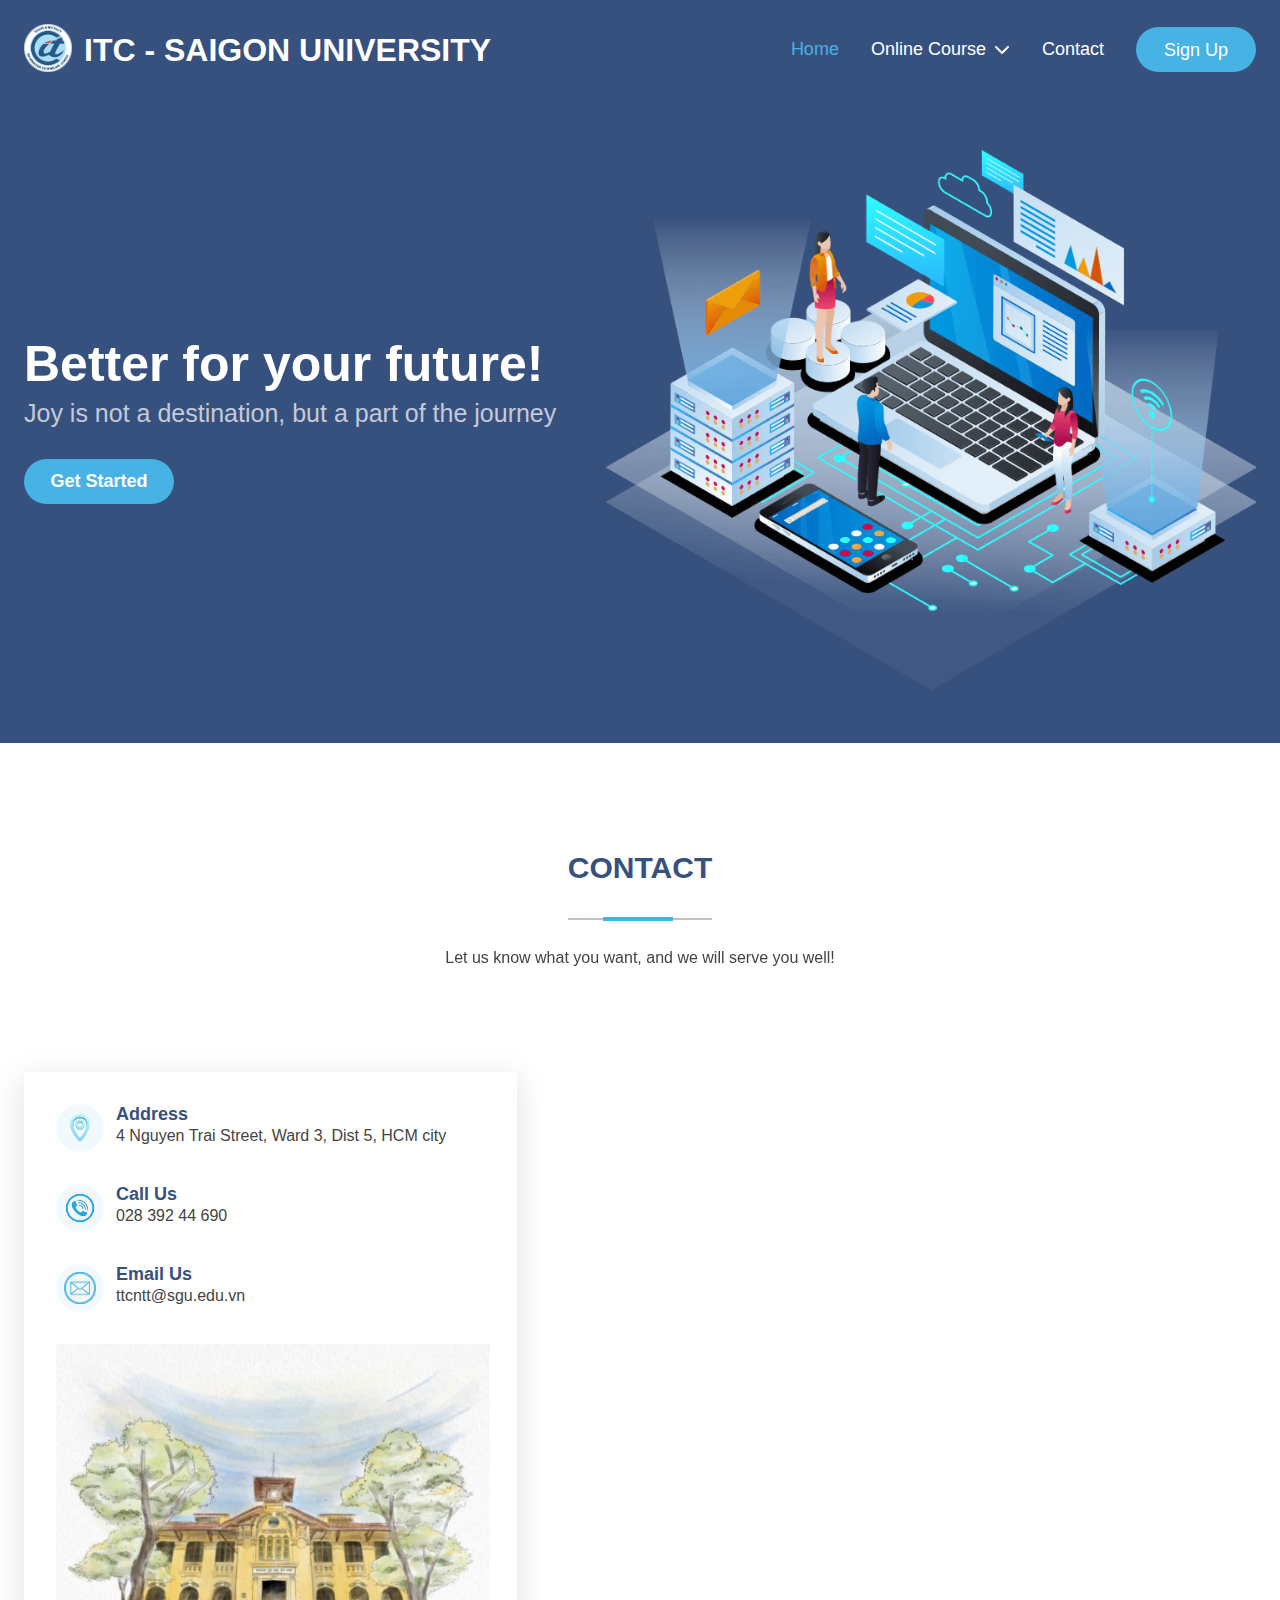
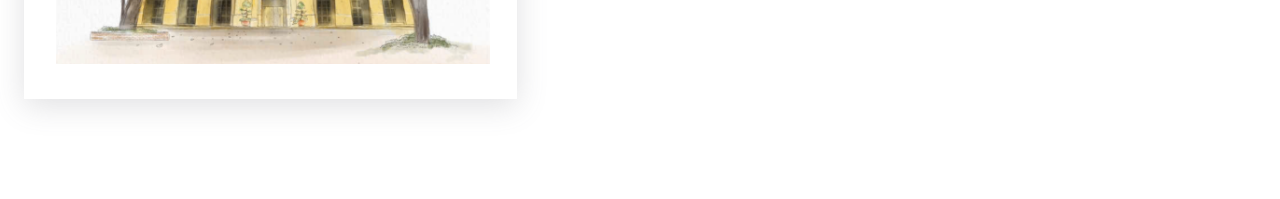
<file: 3123410336/index.html>
<!DOCTYPE html>
<html lang="en">
  <head>
    <meta charset="UTF-8" />
    <meta name="viewport" content="width=device-width, initial-scale=1.0" />
    <!-- favicon -->
    <link
      rel="apple-touch-icon"
      sizes="57x57"
      href="./assets/img/favicon/apple-icon-57x57.png"
    />
    <link
      rel="apple-touch-icon"
      sizes="60x60"
      href="./assets/img/favicon/apple-icon-60x60.png"
    />
    <link
      rel="apple-touch-icon"
      sizes="72x72"
      href="./assets/img/favicon/apple-icon-72x72.png"
    />
    <link
      rel="apple-touch-icon"
      sizes="76x76"
      href="./assets/img/favicon/apple-icon-76x76.png"
    />
    <link
      rel="apple-touch-icon"
      sizes="114x114"
      href="./assets/img/favicon/apple-icon-114x114.png"
    />
    <link
      rel="apple-touch-icon"
      sizes="120x120"
      href="./assets/img/favicon/apple-icon-120x120.png"
    />
    <link
      rel="apple-touch-icon"
      sizes="144x144"
      href="./assets/img/favicon/apple-icon-144x144.png"
    />
    <link
      rel="apple-touch-icon"
      sizes="152x152"
      href="./assets/img/favicon/apple-icon-152x152.png"
    />
    <link
      rel="apple-touch-icon"
      sizes="180x180"
      href="./assets/img/favicon/apple-icon-180x180.png"
    />
    <link
      rel="icon"
      type="image/png"
      sizes="192x192"
      href="./assets/img/favicon/android-icon-192x192.png"
    />
    <link
      rel="icon"
      type="image/png"
      sizes="32x32"
      href="./assets/img/favicon/favicon-32x32.png"
    />
    <link
      rel="icon"
      type="image/png"
      sizes="96x96"
      href="./assets/img/favicon/favicon-96x96.png"
    />
    <link
      rel="icon"
      type="image/png"
      sizes="16x16"
      href="./assets/img/favicon/favicon-16x16.png"
    />
    <link rel="manifest" href="/manifest.json" />
    <meta name="msapplication-TileColor" content="#ffffff" />
    <meta
      name="msapplication-TileImage"
      content="./assets/img/favicon/ms-icon-144x144.png"
    />
    <meta name="theme-color" content="#ffffff" />
    <!-- embed font -->
    <link
      rel="preconnect"
      href="./assets/fonts/Jost/Jost-VariableFont_wght.ttf"
    />
    <!-- reset css -->
    <link rel="stylesheet" href="./assets/css/reset.css" />
    <!-- style css -->
    <link rel="stylesheet" href="./assets/css/style.css" />
    <title>ITC</title>
  </head>
  <body>
    <!-- header -->
    <header class="header">
      <!-- nav -->
      <div class="navbar navbar-fixed">
        <div class="container">
          <div class="navbar-row">
            <!-- logo -->
            <div class="navbar__logo">
              <a
                href="https://ttcntt.sgu.edu.vn"
                class="navbar__logo-link"
                target="_blank"
                ><img
                  src="./assets/img/logo.png"
                  alt="logo"
                  class="navbar__logo-img"
              /></a>
              <h1 class="navbar__logo-desc">ITC - SAIGON UNIVERSITY</h1>
            </div>

            <!-- menu -->
            <div class="navbar__menu">
              <a href="#" class="navbar__link"
                ><div class="navbar__item navbar__item--active">Home</div>
              </a>

              <div class="navbar__item navbar__item-course">
                <a href="" class="navbar__link"
                  ><span class="navbar__item-course-heading"
                    >Online Course</span
                  ></a
                >
                <svg
                  xmlns="http://www.w3.org/2000/svg"
                  viewBox="0 0 512 512"
                  class="navbar__item-icon"
                >
                  <path
                    fill="currentColor"
                    d="M233.4 406.6c12.5 12.5 32.8 12.5 45.3 0l192-192c12.5-12.5 12.5-32.8 0-45.3s-32.8-12.5-45.3 0L256 338.7 86.6 169.4c-12.5-12.5-32.8-12.5-45.3 0s-12.5 32.8 0 45.3l192 192z"
                  />
                </svg>

                <div class="navbar-bridge"></div>

                <div class="navbar__more">
                  <ul class="navbar__move">
                    <a href="" class="navbar__link"
                      ><li class="navbar__move-item">Data Science</li></a
                    >
                    <li class="navbar__move-item navbar__move-course">
                      <a href="" class="navbar__link">
                        <span>Computer Science</span>
                        <svg
                          xmlns="http://www.w3.org/2000/svg"
                          viewBox="0 0 512 512"
                          class="navbar__item-icon navbar__move-icon"
                        >
                          <path
                            fill="currentColor"
                            d="M233.4 406.6c12.5 12.5 32.8 12.5 45.3 0l192-192c12.5-12.5 12.5-32.8 0-45.3s-32.8-12.5-45.3 0L256 338.7 86.6 169.4c-12.5-12.5-32.8-12.5-45.3 0s-12.5 32.8 0 45.3l192 192z"
                          />
                        </svg>
                      </a>

                      <div class="navbar-bridge2"></div>

                      <div class="navbar__more2">
                        <ul class="navbar__move">
                          <a href="" class="navbar__link"
                            ><li class="navbar__move-item">
                              System Administrator
                            </li></a
                          >
                          <a href="" class="navbar__link"
                            ><li class="navbar__move-item">Web Design</li></a
                          >
                          <a href="" class="navbar__link"
                            ><li class="navbar__move-item">Cisco CCNA</li></a
                          >
                          <a href="" class="navbar__link"
                            ><li class="navbar__move-item">Cisco CCNB</li></a
                          >
                          <a href="" class="navbar__link"
                            ><li class="navbar__move-item">
                              Web Administrator
                            </li></a
                          >
                        </ul>
                      </div>
                    </li>
                    <a href="" class="navbar__link"
                      ><li class="navbar__move-item">Math & Logic</li></a
                    >
                    <a href="" class="navbar__link"
                      ><li class="navbar__move-item">Database</li></a
                    >
                  </ul>
                </div>
              </div>
              <a href="" class="navbar__link"
                ><div class="navbar__item">Contact</div></a
              >
              <a href="" class="navbar__link"
                ><div class="btn navbar__btn">Sign Up</div></a
              >
            </div>
          </div>
        </div>
      </div>

      <!-- hero -->
      <div class="hero">
        <div class="container">
          <div class="hero-row">
            <!-- hero left -->
            <div class="hero-left">
              <div class="hero-left__heading">Better for your future!</div>
              <div class="hero-left__desc">
                Joy is not a destination, but a part of the journey
              </div>
              <a href="" class="hero-left__link"
                ><div class="btn hero-left__btn">Get Started</div></a
              >
            </div>
            <!-- hero right -->
            <div class="hero-right">
              <figure>
                <img
                  src="./assets/img/banner.png"
                  alt="Better for your future!"
                  class="hero-right__img"
                />
              </figure>
            </div>
          </div>
        </div>
      </div>
    </header>

    <!-- body -->
    <main class="main">
      <!-- contact -->
      <div class="contact">
        <div class="container">
          <div class="contact-row">
            <div class="section-heading contact__heading">CONTACT</div>
            <div class="section-desc contact__desc">
              Let us know what you want, and we will serve you well!
            </div>
          </div>
        </div>
      </div>
      <!-- form -->
      <div class="form">
        <div class="container">
          <div class="form-row">
            <!-- left -->
            <div class="form-left">
              <!-- item 1 -->
              <div class="form-left__item">
                <div class="form-left__bg">
                  <img
                    src="./assets/img/location.png"
                    alt="location"
                    class="form-left__icon"
                  />
                </div>
                <div class="form-left__content">
                  <div class="section-heading-lv2 form-left__heading">
                    Address
                  </div>
                  <div class="section-desc form-left__desc">
                    4 Nguyen Trai Street, Ward 3, Dist 5, HCM city
                  </div>
                </div>
              </div>

              <!-- item 2 -->
              <div class="form-left__item">
                <div class="form-left__bg">
                  <img
                    src="./assets/img/telephone.png"
                    alt="telephone"
                    class="form-left__icon"
                  />
                </div>
                <div class="form-left__content">
                  <div class="section-heading-lv2 form-left__heading">
                    Call Us
                  </div>
                  <div class="section-desc form-left__desc">028 392 44 690</div>
                </div>
              </div>

              <!-- item 3 -->
              <div class="form-left__item">
                <div class="form-left__bg">
                  <img
                    src="./assets/img/envelope.png"
                    alt="location"
                    class="form-left__icon"
                  />
                </div>
                <div class="form-left__content">
                  <div class="section-heading-lv2 form-left__heading">
                    Email Us
                  </div>
                  <div class="section-desc form-left__desc">
                    ttcntt@sgu.edu.vn
                  </div>
                </div>
              </div>

              <figure>
                <img
                  src="./assets/img/Sgu.png"
                  alt="Sgu"
                  class="form-left__img"
                />
              </figure>
            </div>
            <!-- right -->
          </div>
        </div>
      </div>
    </main>
  </body>
</html>
</file>
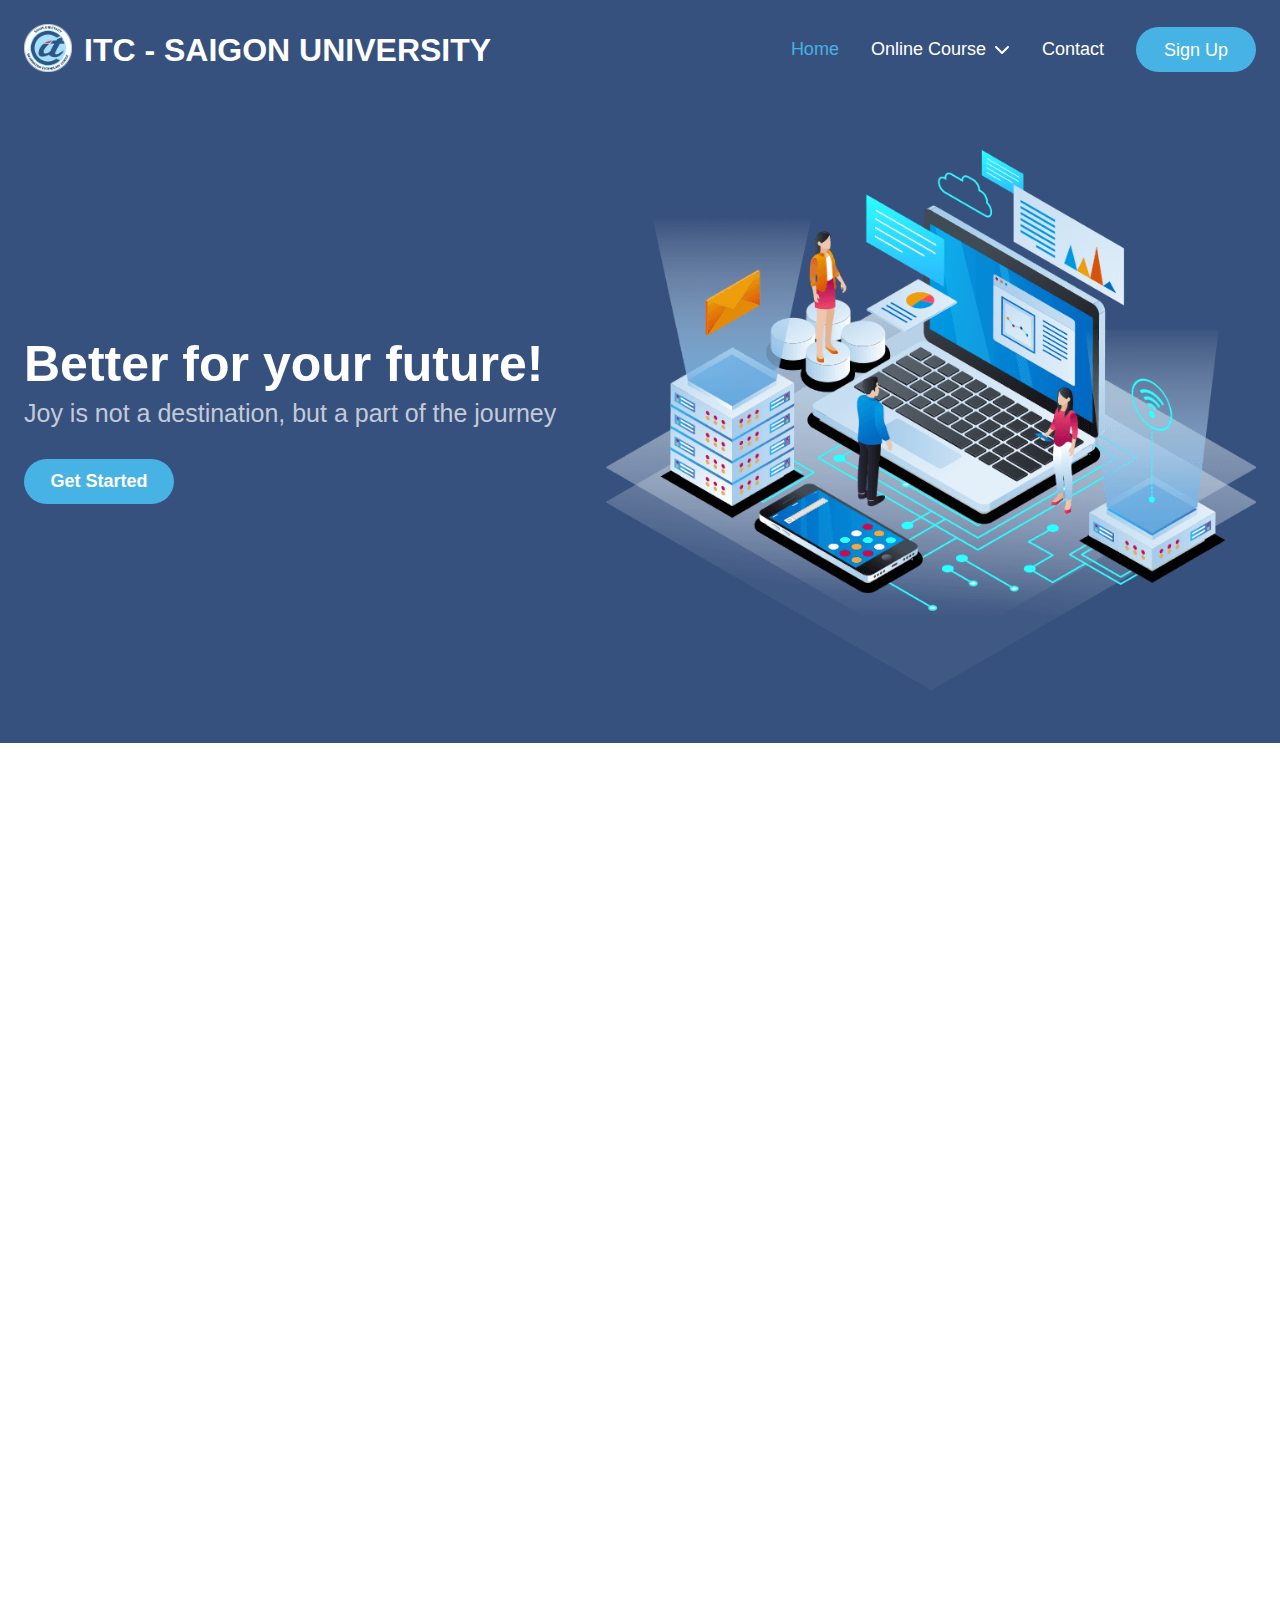
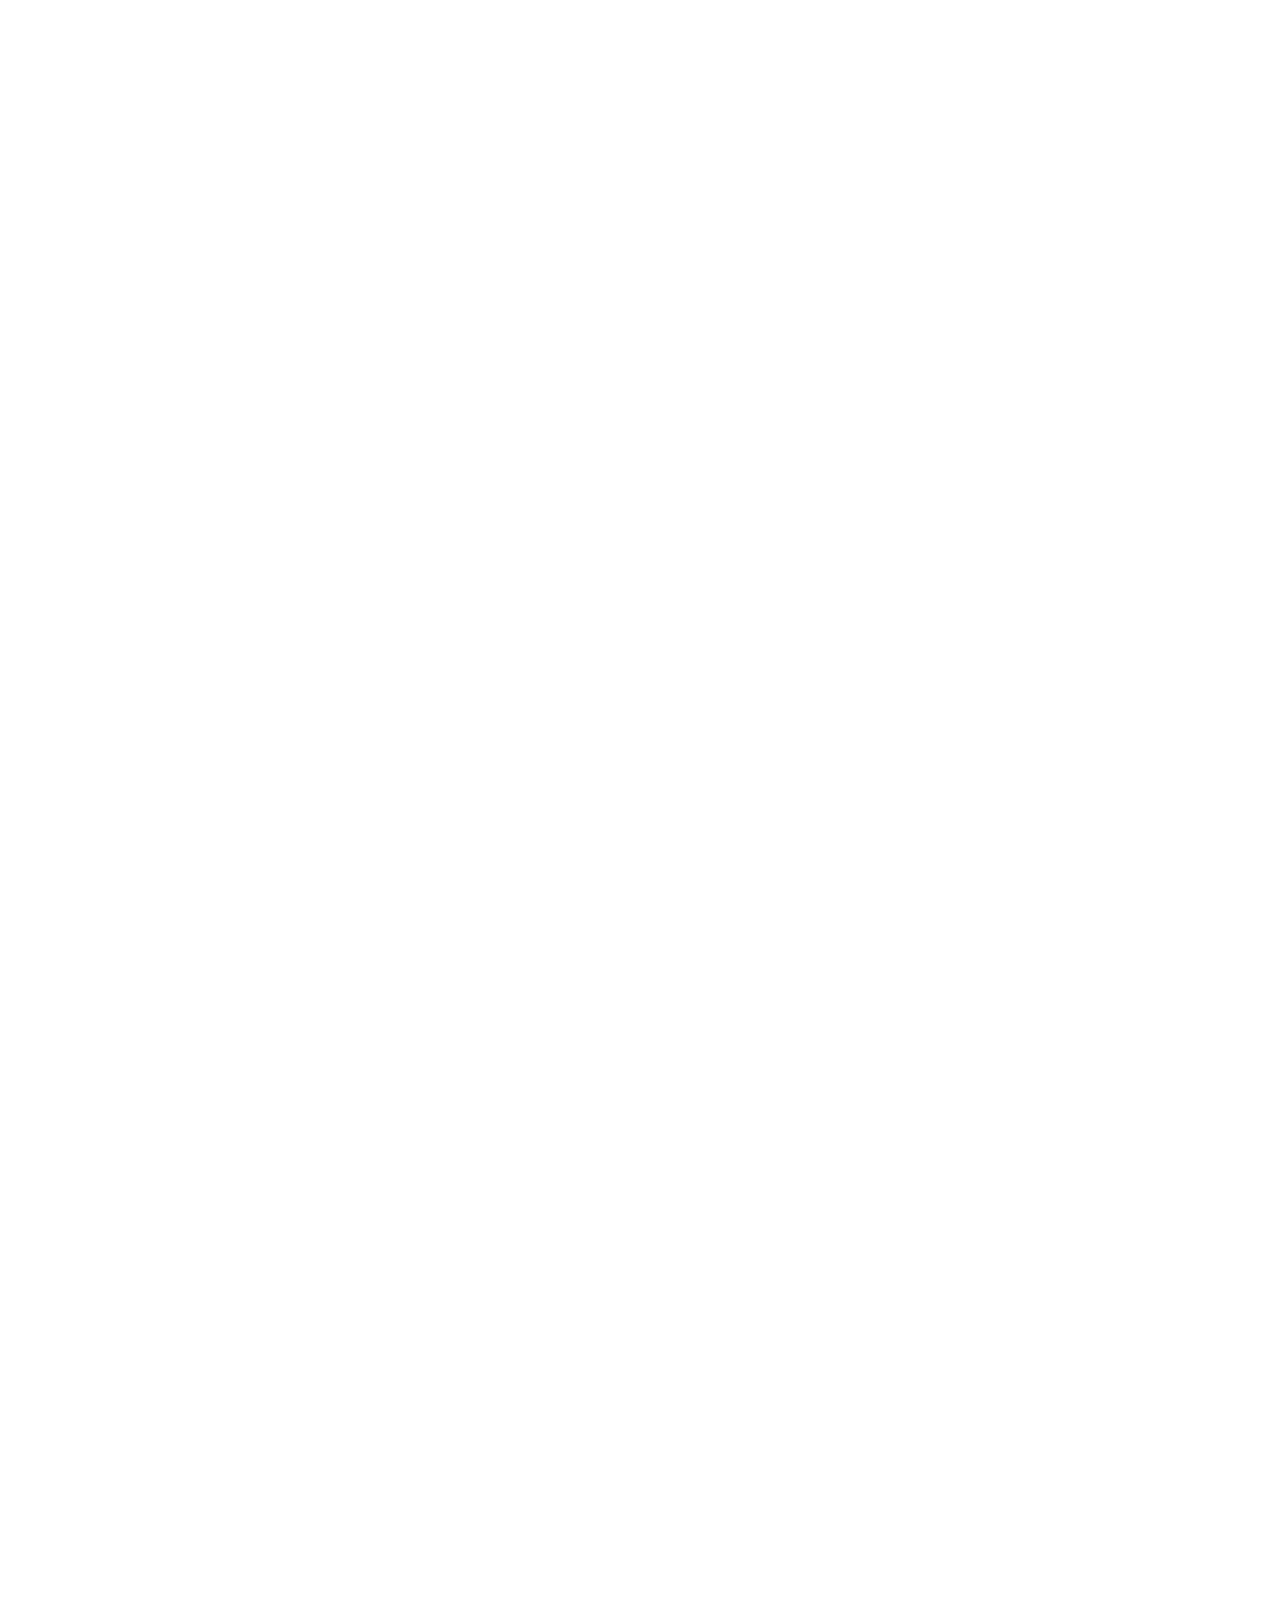
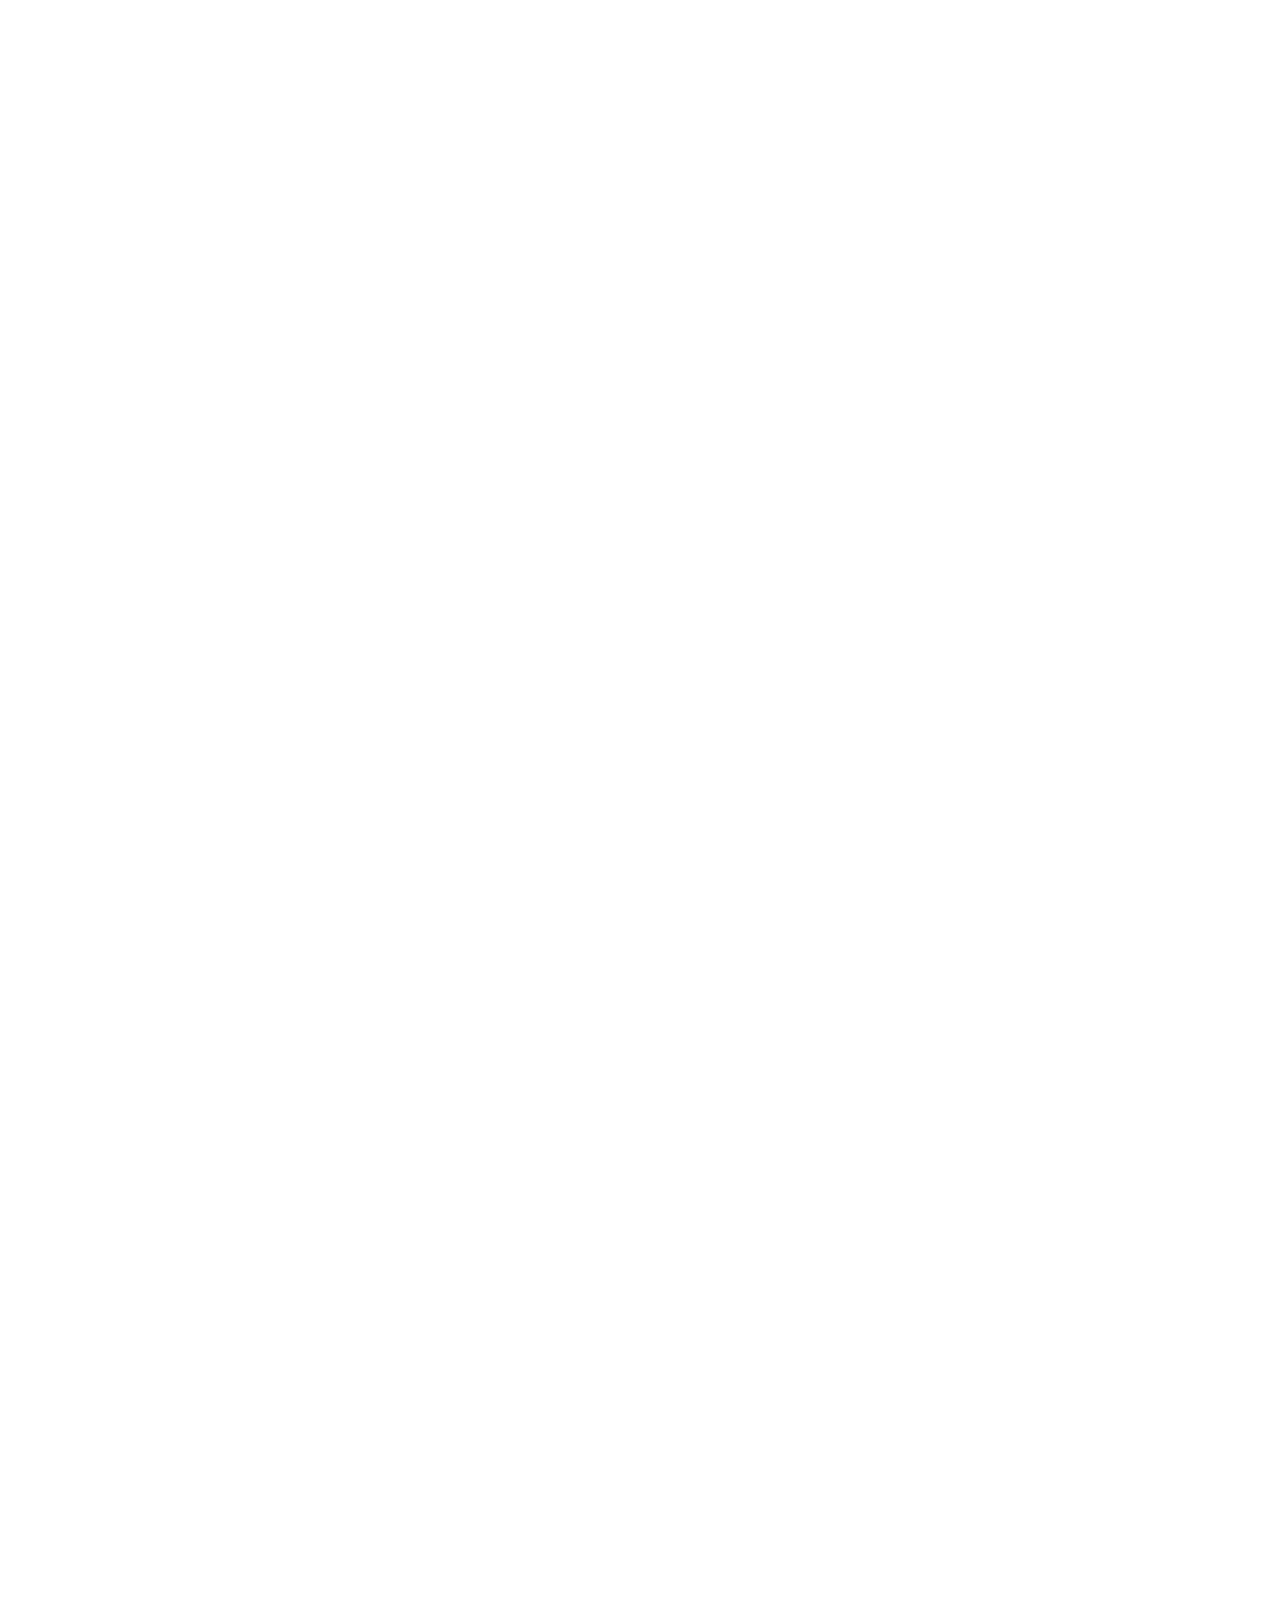
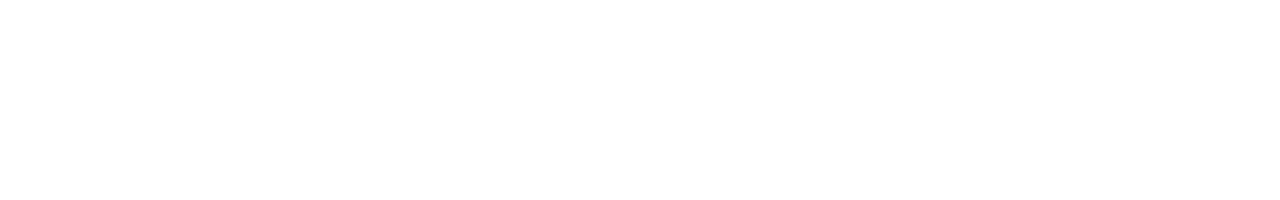
<file: 3123410336/assets/index.html>
<!DOCTYPE html>
<html lang="en">
  <head>
    <meta charset="UTF-8" />
    <meta name="viewport" content="width=device-width, initial-scale=1.0" />
    <!-- favicon -->
    <link
      rel="apple-touch-icon"
      sizes="57x57"
      href="./img/favicon/apple-icon-57x57.png"
    />
    <link
      rel="apple-touch-icon"
      sizes="60x60"
      href="./img/favicon/apple-icon-60x60.png"
    />
    <link
      rel="apple-touch-icon"
      sizes="72x72"
      href="./img/favicon/apple-icon-72x72.png"
    />
    <link
      rel="apple-touch-icon"
      sizes="76x76"
      href="./img/favicon/apple-icon-76x76.png"
    />
    <link
      rel="apple-touch-icon"
      sizes="114x114"
      href="./img/favicon/apple-icon-114x114.png"
    />
    <link
      rel="apple-touch-icon"
      sizes="120x120"
      href="./img/favicon/apple-icon-120x120.png"
    />
    <link
      rel="apple-touch-icon"
      sizes="144x144"
      href="./img/favicon/apple-icon-144x144.png"
    />
    <link
      rel="apple-touch-icon"
      sizes="152x152"
      href="./img/favicon/apple-icon-152x152.png"
    />
    <link
      rel="apple-touch-icon"
      sizes="180x180"
      href="./img/favicon/apple-icon-180x180.png"
    />
    <link
      rel="icon"
      type="image/png"
      sizes="192x192"
      href="./img/favicon/android-icon-192x192.png"
    />
    <link
      rel="icon"
      type="image/png"
      sizes="32x32"
      href="./img/favicon/favicon-32x32.png"
    />
    <link
      rel="icon"
      type="image/png"
      sizes="96x96"
      href="./img/favicon/favicon-96x96.png"
    />
    <link
      rel="icon"
      type="image/png"
      sizes="16x16"
      href="./img/favicon/favicon-16x16.png"
    />
    <link rel="manifest" href="/manifest.json" />
    <meta name="msapplication-TileColor" content="#ffffff" />
    <meta
      name="msapplication-TileImage"
      content="./img/favicon/ms-icon-144x144.png"
    />
    <meta name="theme-color" content="#ffffff" />
    <!-- embed font -->
    <link rel="preconnect" href="./fonts/Jost/Jost-VariableFont_wght.ttf" />
    <!-- reset css -->
    <link rel="stylesheet" href="./css/reset.css" />
    <!-- style css -->
    <link rel="stylesheet" href="./css/style.css" />
    <title>ITC</title>
  </head>
  <body style="height: 5000px">
    <!-- header -->
    <header class="header">
      <!-- nav -->
      <div class="navbar navbar-fixed">
        <div class="container">
          <div class="navbar-row">
            <!-- logo -->
            <div class="navbar__logo">
              <a
                href="https://ttcntt.sgu.edu.vn"
                class="navbar__logo-link"
                target="_blank"
                ><img src="./img/logo.png" alt="logo" class="navbar__logo-img"
              /></a>
              <h1 class="navbar__logo-desc">ITC - SAIGON UNIVERSITY</h1>
            </div>

            <!-- menu -->
            <div class="navbar__menu">
              <a href="#" class="navbar__link"
                ><div class="navbar__item navbar__item--active">Home</div>
              </a>

              <div class="navbar__item navbar__item-course">
                <a href="" class="navbar__link"
                  ><span class="navbar__item-course-heading"
                    >Online Course</span
                  ></a
                >
                <svg
                  xmlns="http://www.w3.org/2000/svg"
                  viewBox="0 0 512 512"
                  class="navbar__item-icon"
                >
                  <path
                    fill="currentColor"
                    d="M233.4 406.6c12.5 12.5 32.8 12.5 45.3 0l192-192c12.5-12.5 12.5-32.8 0-45.3s-32.8-12.5-45.3 0L256 338.7 86.6 169.4c-12.5-12.5-32.8-12.5-45.3 0s-12.5 32.8 0 45.3l192 192z"
                  />
                </svg>

                <div class="navbar-bridge"></div>

                <div class="navbar__more">
                  <ul class="navbar__move">
                    <a href="" class="navbar__link"
                      ><li class="navbar__move-item">Data Science</li></a
                    >
                    <li class="navbar__move-item navbar__move-course">
                      <a href="" class="navbar__link">
                        <span>Computer Science</span>
                        <svg
                          xmlns="http://www.w3.org/2000/svg"
                          viewBox="0 0 512 512"
                          class="navbar__item-icon navbar__move-icon"
                        >
                          <path
                            fill="currentColor"
                            d="M233.4 406.6c12.5 12.5 32.8 12.5 45.3 0l192-192c12.5-12.5 12.5-32.8 0-45.3s-32.8-12.5-45.3 0L256 338.7 86.6 169.4c-12.5-12.5-32.8-12.5-45.3 0s-12.5 32.8 0 45.3l192 192z"
                          />
                        </svg>
                      </a>

                      <div class="navbar-bridge2"></div>

                      <div class="navbar__more2">
                        <ul class="navbar__move">
                          <a href="" class="navbar__link"
                            ><li class="navbar__move-item">
                              System Administrator
                            </li></a
                          >
                          <a href="" class="navbar__link"
                            ><li class="navbar__move-item">Web Design</li></a
                          >
                          <a href="" class="navbar__link"
                            ><li class="navbar__move-item">Cisco CCNA</li></a
                          >
                          <a href="" class="navbar__link"
                            ><li class="navbar__move-item">Cisco CCNB</li></a
                          >
                          <a href="" class="navbar__link"
                            ><li class="navbar__move-item">
                              Web Administrator
                            </li></a
                          >
                        </ul>
                      </div>
                    </li>
                    <li class="navbar__move-item">Math & Logic</li>
                    <li class="navbar__move-item">Database</li>
                  </ul>
                </div>
              </div>
              <a href="" class="navbar__link"
                ><div class="navbar__item">Contact</div></a
              >
              <a href="" class="navbar__link"
                ><div class="btn navbar__btn">Sign Up</div></a
              >
            </div>
          </div>
        </div>
      </div>

      <!-- hero -->
      <div class="hero">
        <div class="container">
          <div class="hero-row">
            <!-- hero left -->
            <div class="hero-left">
              <div class="hero-left__heading">Better for your future!</div>
              <div class="hero-left__desc">
                Joy is not a destination, but a part of the journey
              </div>
              <div class="btn hero-left__btn">Get Started</div>
            </div>
            <!-- hero right -->
            <div class="hero-right">
              <figure>
                <img
                  src="./img/banner.png"
                  alt="Better for your future!"
                  class="hero-right__img"
                />
              </figure>
            </div>
          </div>
        </div>
      </div>
    </header>

    <!-- body -->
    <main class="main">
      <!-- contact -->

      <!-- form -->
    </main>
  </body>
</html>
</file>
<file: 3123410336/assets/css/style.css>
* {
  box-sizing: border-box;
}

:root {
  --primary-color: #37517e;
  --secondary-color: #47b2e4;
  --third-color: #444;
}

html {
  font-size: 62.5%;
}

body {
  font-size: 1.6rem;
  font-family: "Jost", sans-serif;
}

/* common */
.container {
  width: 1300px;
  max-width: calc(100% - 48px);
  margin: 0 auto;
}

a {
  text-decoration: none;
  color: currentColor;
}

.btn {
  display: flex;
  align-items: center;
  justify-content: center;
  color: #fff;
  background-color: var(--secondary-color);
  width: 120px;
  height: 45px;
  border-radius: 50px;
  cursor: pointer;
  transition: 0.2s;
  font-size: 1.8rem;
}

.btn:hover {
  opacity: 0.8;
}

.section-heading {
  color: var(--primary-color);
  font-size: 3rem;
  font-weight: 800;
  line-height: 1.67;
}

.section-desc {
  color: #444;
  font-size: 1.6rem;
  line-height: 1.67;
}

.section-heading-lv2 {
  color: var(--primary-color);
  font-size: 1.8rem;
  font-weight: 700;
}

/* header */

/* nav */
.navbar {
  left: 0;
  right: 0;
}

.navbar-row {
  margin: 0 auto;
  display: flex;
  align-items: center;
  justify-content: space-between;
  padding: 24px 0;
}

.navbar-fixed {
  position: fixed;
  display: flex;
  background: var(--primary-color);
}

.navbar__logo {
  display: flex;
  align-items: center;
}

.navbar__logo-img {
  width: 48px;
  height: 48px;
}

.navbar__logo-desc {
  margin-left: 12px;
  font-size: 3.2rem;
  font-weight: 600;
  color: #fff;
}

.navbar__menu {
  display: flex;
  align-items: center;
  gap: 32px;
}

.navbar__item {
  color: #fff;
  font-size: 1.8rem;
  font-weight: 400;
  line-height: 1.67;
  cursor: pointer;
}

.navbar__item:hover {
  opacity: 0.8;
}

.navbar__item.navbar__item-course:hover {
  opacity: 1;
}

.navbar__item-course-heading:hover {
  opacity: 0.8;
}

.navbar__item-course:hover .navbar__more {
  visibility: visible;
}

.navbar__item--active {
  color: var(--secondary-color);
}

.navbar__item-course {
  display: flex;
  align-items: center;
  white-space: nowrap;
  position: relative;
}

.navbar__item-icon {
  display: inline-block;
  width: 16px;
  height: 16px;
  margin-left: 8px;
  color: #fff;
}

.navbar-bridge {
  position: absolute;
  width: 120px;
  height: 10px;
  background-color: transparent;
  top: 15px;
  z-index: 1;
}

.navbar__more {
  background-color: #fff;
  border-radius: 4px;
  position: absolute;
  top: 30px;
  box-shadow: rgba(100, 100, 111, 0.2) 0px 7px 29px 0px;
  visibility: hidden;
}

.navbar__move-course:hover .navbar__more2 {
  visibility: visible;
}

.navbar-bridge2 {
  position: absolute;
  width: 70px;
  height: 40px;
  background-color: transparent;
  top: 65px;
  left: -20px;
  z-index: 1;
}

.navbar__more2 {
  background-color: #fff;
  border-radius: 4px;
  position: absolute;
  top: 50px;
  right: 220px;
  box-shadow: rgba(100, 100, 111, 0.2) 0px 7px 29px 0px;
  visibility: hidden;
}

.navbar__move-item {
  color: #0c0c0c;
  margin: 22px;
  font-size: 1.8rem;
  cursor: pointer;
}

.navbar__move-item:hover {
  color: var(--secondary-color);
  .navbar__move-icon {
    color: var(--secondary-color);
  }
}

.navbar__move-icon {
  color: #0c0c0c;
}

.navbar__move-course {
  display: flex;
  align-items: center;
}

/* hero */
.hero {
  background-color: var(--primary-color);
}

.hero-row {
  padding: calc(100px + 50px) 0 50px;
  display: flex;
  align-items: center;
  justify-content: space-between;
}

.hero-left__heading {
  color: #fff;
  font-size: 5rem;
  font-weight: 600;
}

.hero-left__desc {
  margin-top: 4px;
  color: #c4cad8;
  font-size: 2.5rem;
  white-space: nowrap;
  font-weight: 400;
  line-height: 1.67;
}

.hero-left__btn {
  margin-top: 24px;
  width: 150px;
  font-weight: 600;
}

.hero-right__img {
  width: 650px;
  height: 540px;
  object-fit: cover;
}

/* contact */
.contact {
  padding: 100px 0;
  text-align: center;
}

.contact-row {
  display: flex;
  flex-direction: column;
  justify-content: center;
  align-items: center;
}

.contact__heading {
  display: inline-block;
  padding-bottom: 25px;
  border-bottom: 2px solid #c1c1c1;
}

.contact__desc {
  display: inline-block;
  padding-top: 25px;
  position: relative;
}

.contact__desc::before {
  content: "";
  display: block;
  width: 70px;
  height: 4px;
  background: #46b2e4;
  position: absolute;
  top: -3.5px;
  left: 158px;
}

/* form */
.form-row {
  display: flex;
  align-items: center;
  justify-content: space-between;
  padding-bottom: 100px;
}

.form-left {
  width: 40%;
  box-shadow: rgba(100, 100, 111, 0.2) 0px 7px 29px 0px;
}

.form-left__item {
  display: flex;
  align-items: center;
  justify-content: start;
  margin: 32px 0 32px 32px;
}

.form-left__icon {
  width: 32px;
  height: 32px;
  object-fit: cover;
}

.form-left__bg {
  width: 48px;
  height: 48px;
  border-radius: 50%;
  background: #f1f9fd;
  display: flex;
  align-items: center;
  justify-content: center;
}

.form-left__content {
  margin-left: 12px;
}

.form-left__img {
  width: 88%;
  margin: 0 32px 32px 32px;
  object-fit: cover;
}
</file>
